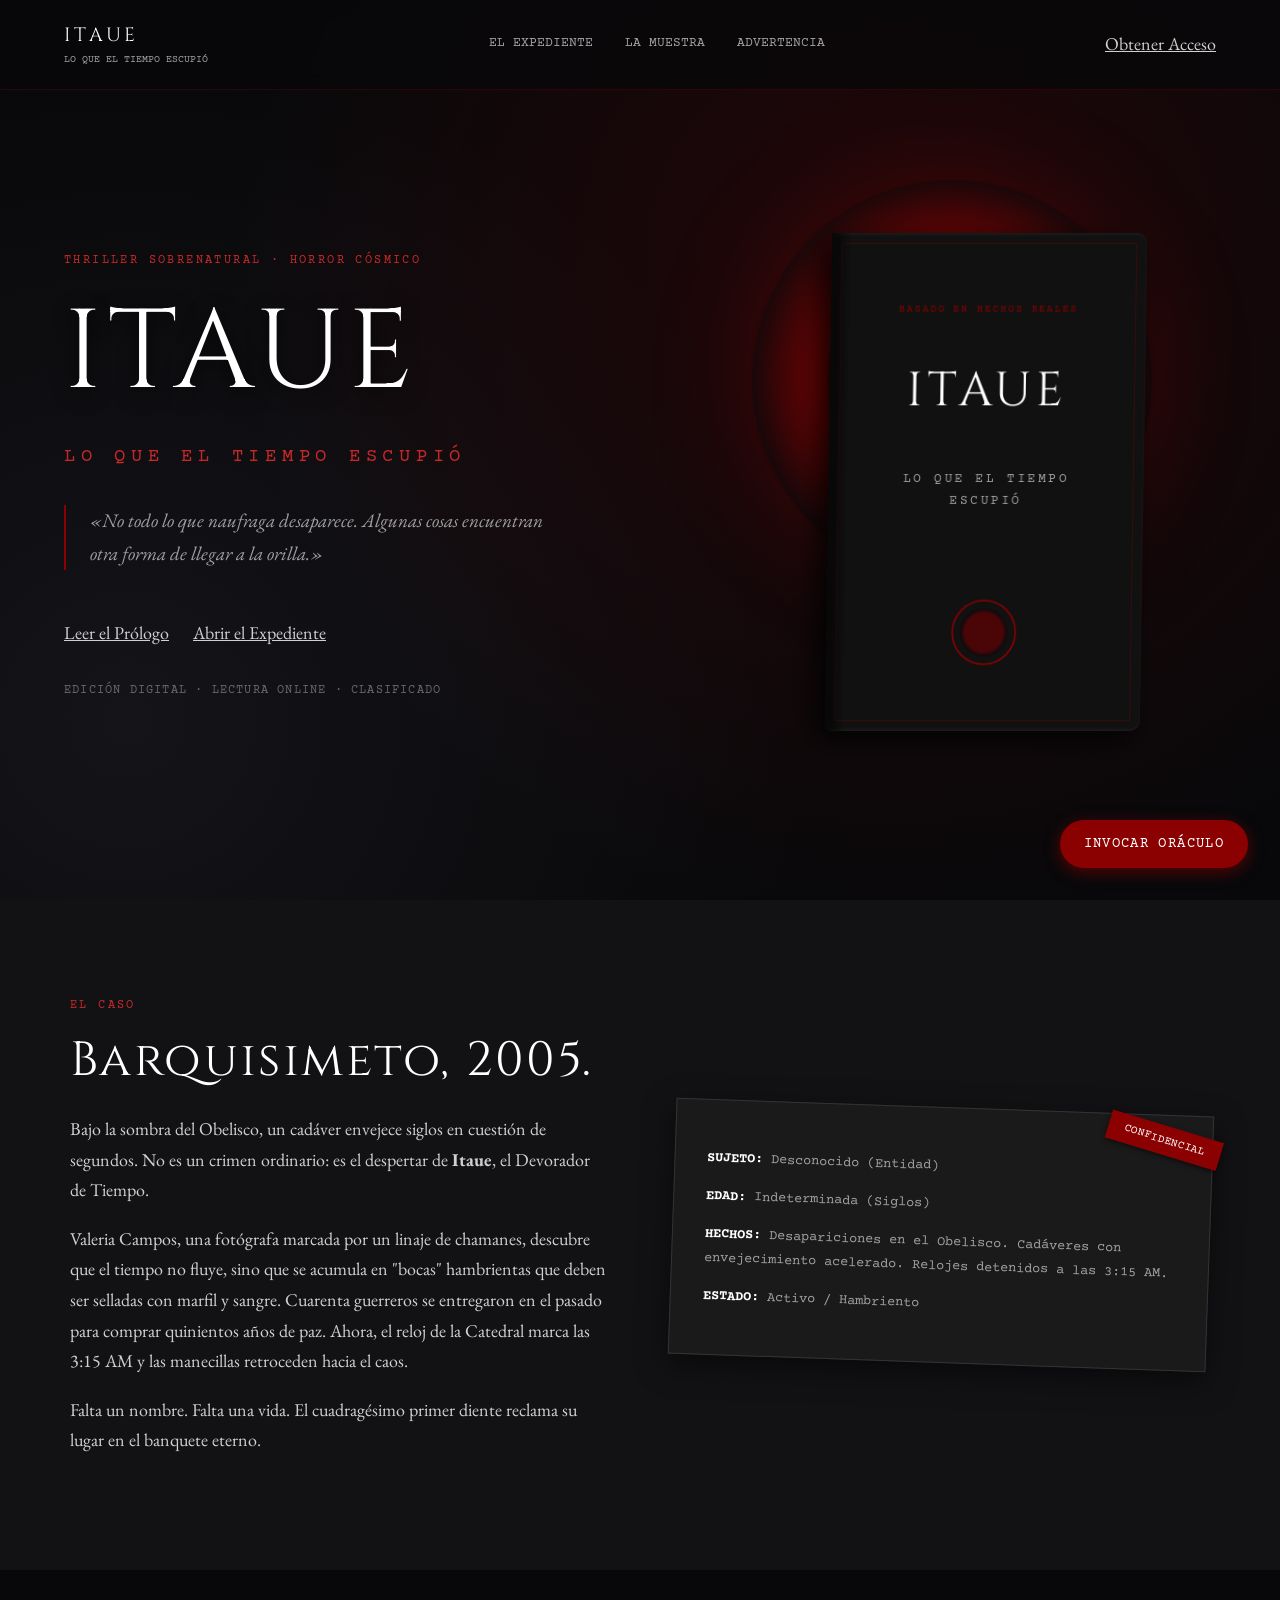
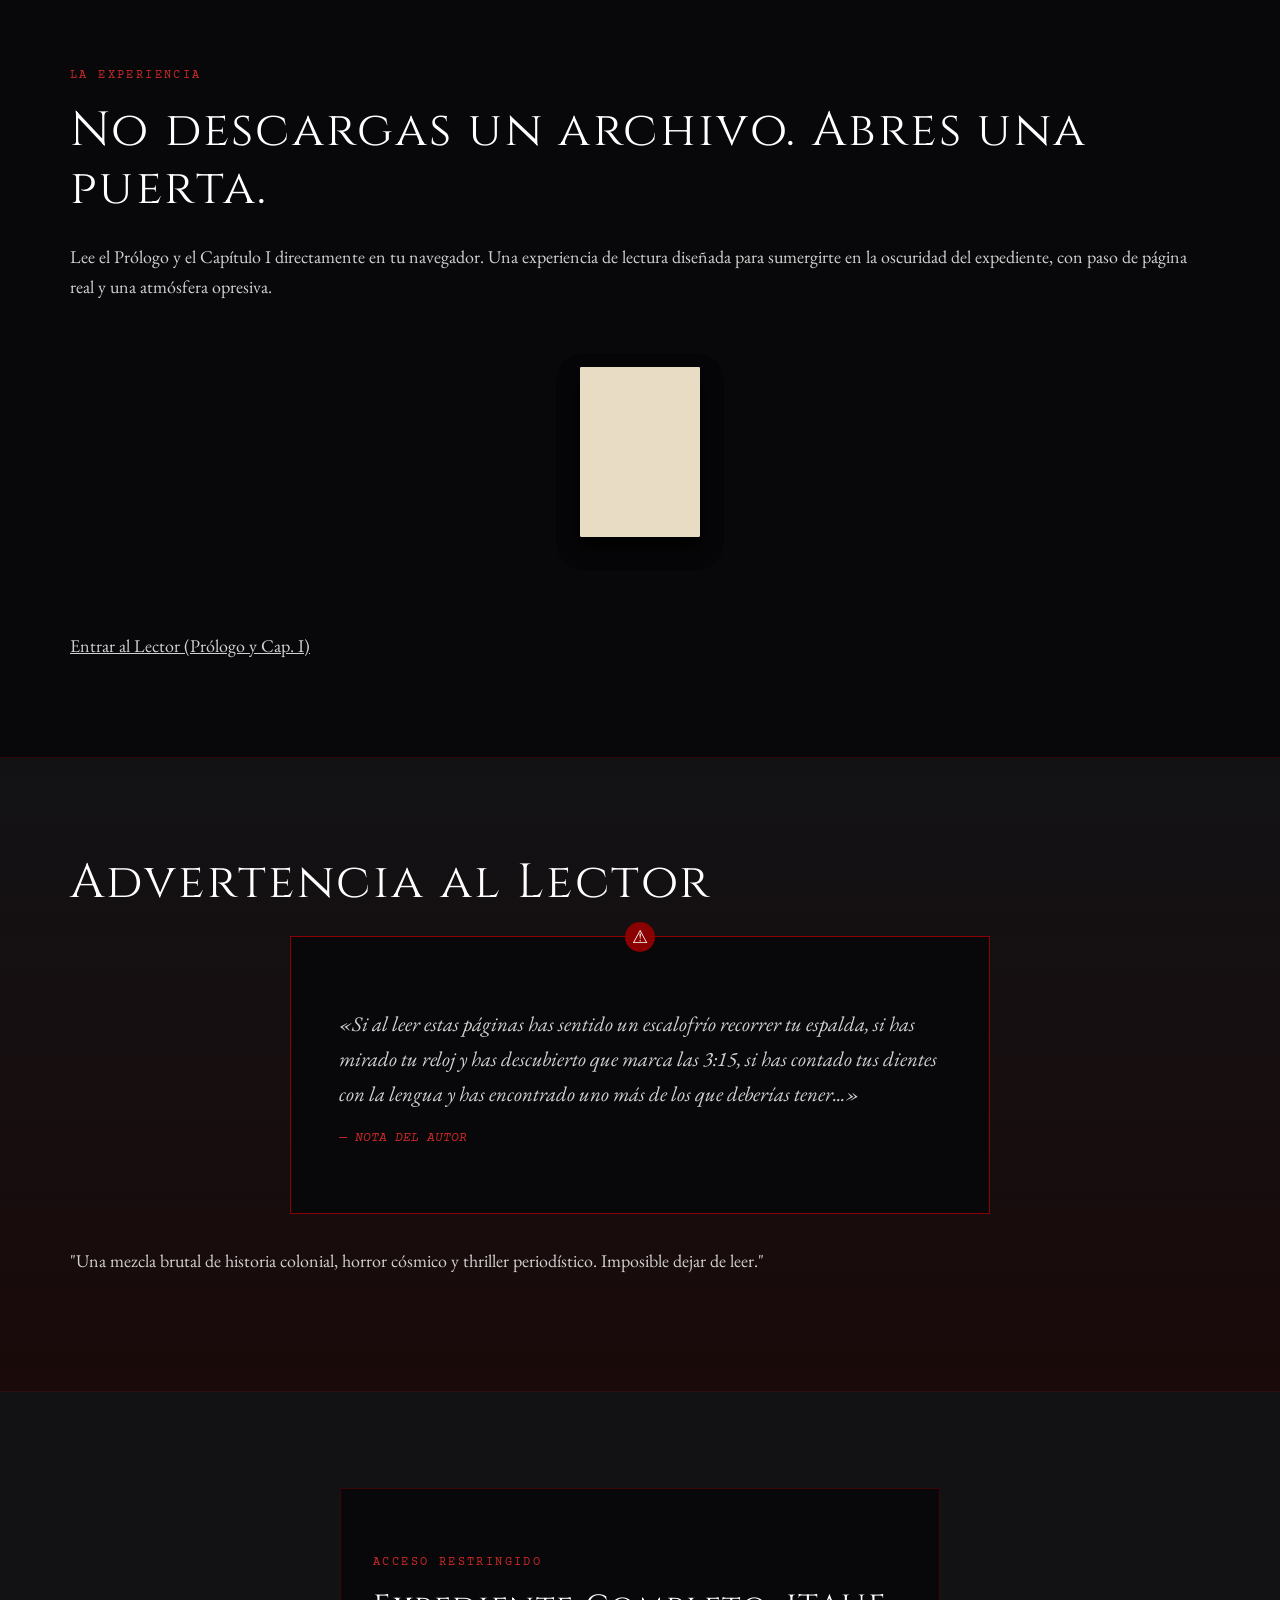
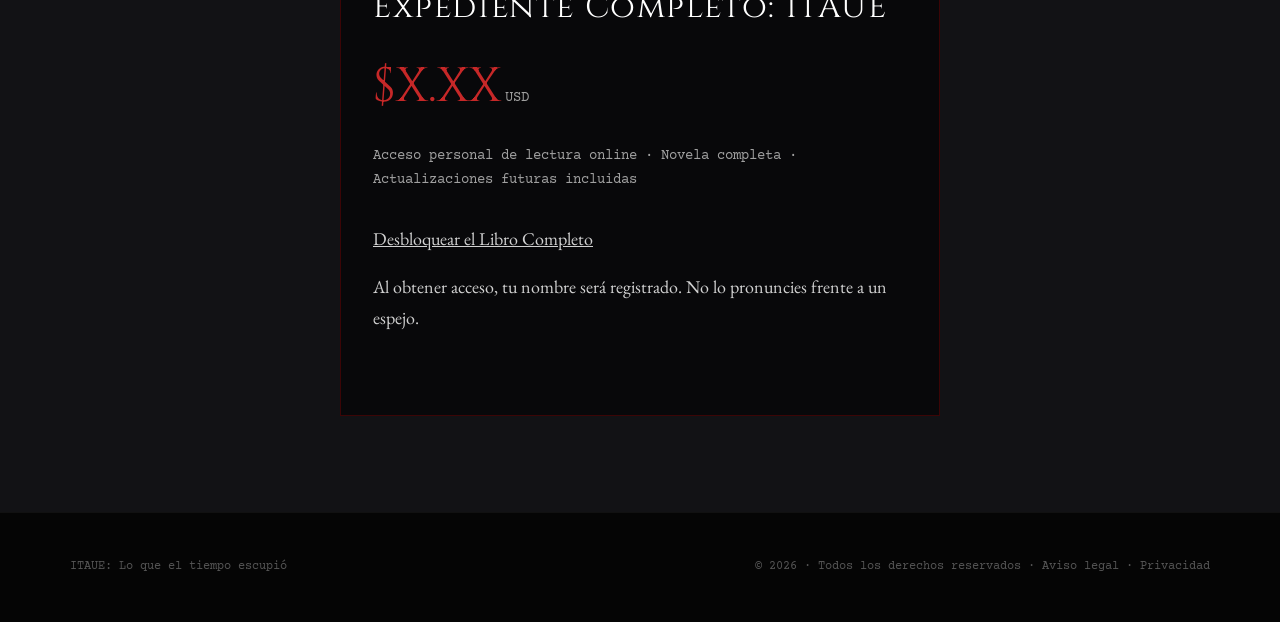
<file: index.html>
<!DOCTYPE html>
<html lang="es">
<head>
<meta charset="UTF-8">
<meta name="viewport" content="width=device-width, initial-scale=1">
<title>ITAUE: Lo que el tiempo escupió — Thriller de Horror Cósmico</title>
<meta name="description" content="Barquisimeto, 2005. Bajo la sombra del Obelisco, un cadáver envejece siglos en cuestión de segundos. El despertar de Itaue, el Devorador de Tiempo.">
<link rel="preconnect" href="https://fonts.googleapis.com">
<link rel="preconnect" href="https://fonts.gstatic.com" crossorigin>
<link href="https://fonts.googleapis.com/css2?family=Cinzel:wght@400;600;700;900&family=Courier+Prime:ital,wght@0,400;0,700;1,400&family=EB+Garamond:ital,wght@0,400;0,500;1,400&display=swap" rel="stylesheet">
<link rel="stylesheet" href="css/estilos.css">
<link rel="stylesheet" href="css/landing.css">
<style>
  /* Estilos del Oráculo para la Landing */
  .oraculo-btn {
    position: fixed; bottom: 2rem; right: 2rem; z-index: 1000;
    background: var(--sangre); color: #fff; border: none; padding: 1rem 1.5rem;
    font-family: var(--mono); text-transform: uppercase; letter-spacing: 0.1em;
    cursor: pointer; border-radius: 50px; box-shadow: 0 4px 15px rgba(139,0,0,0.6);
    transition: all 0.3s; font-size: 0.85rem;
  }
  .oraculo-btn:hover { background: var(--sangre-clara); transform: translateY(-3px); }

  .oraculo-modal {
    position: fixed; bottom: 6rem; right: 2rem; width: 380px; height: 500px;
    background: #111; border: 1px solid var(--sangre); border-radius: 8px;
    display: flex; flex-direction: column; z-index: 1000;
    box-shadow: 0 10px 40px rgba(0,0,0,0.9); transition: opacity 0.3s, transform 0.3s;
  }
  .oraculo-modal.oculto { opacity: 0; pointer-events: none; transform: translateY(20px); }

  .oraculo-header {
    display: flex; justify-content: space-between; align-items: center;
    padding: 1rem; border-bottom: 1px solid #333; background: #0a0a0c;
    border-radius: 8px 8px 0 0;
  }
  .oraculo-header h3 { font-family: var(--serif-titulo); color: #fff; margin: 0; font-size: 1.2rem; }
  .oraculo-header button { background: none; border: none; color: #fff; font-size: 1.5rem; cursor: pointer; }

  .oraculo-mensajes { flex: 1; padding: 1rem; overflow-y: auto; display: flex; flex-direction: column; gap: 1rem; }
  .mensaje { font-family: var(--serif-cuerpo); font-size: 0.95rem; line-height: 1.5; padding: 0.8rem; border-radius: 4px; max-width: 85%; }
  .mensaje--oraculo { background: #1a1a1a; color: var(--texto-claro); align-self: flex-start; border-left: 2px solid var(--sangre); }
  .mensaje--usuario { background: var(--sangre); color: #fff; align-self: flex-end; }

  .oraculo-input-area { display: flex; padding: 1rem; border-top: 1px solid #333; gap: 0.5rem; }
  #oraculo-input { flex: 1; padding: 0.8rem; background: #000; border: 1px solid #333; color: #fff; font-family: var(--mono); outline: none; }
  #oraculo-send { background: var(--sangre); color: #fff; border: none; padding: 0 1.2rem; cursor: pointer; font-family: var(--mono); font-weight: bold; transition: 0.3s; }
  #oraculo-send:hover { background: var(--sangre-clara); }

  @media (max-width: 820px) {
    .oraculo-modal { width: calc(100% - 2rem); right: 1rem; bottom: 5rem; height: 60vh; }
    .oraculo-btn { bottom: 1rem; right: 1rem; padding: 0.8rem 1.2rem; font-size: 0.75rem; }
  }
</style>
</head>
<body class="landing">

<!-- ============ CABECERA ============ -->
<header class="cabecera" id="cabecera">
  <a class="marca" href="#inicio">
    <span class="marca__linea1">ITAUE</span>
    <span class="marca__linea2">Lo que el tiempo escupió</span>
  </a>
  <nav class="nav">
    <a href="#expediente">El Expediente</a>
    <a href="#lectura">La Muestra</a>
    <a href="#advertencia">Advertencia</a>
  </nav>
  <a class="btn btn--sangre btn--sm" href="#comprar">Obtener Acceso</a>
</header>

<!-- ============ HERO ============ -->
<section class="hero" id="inicio">
  <div class="hero__fondo"></div>
  <div class="hero__eclipse"></div>

  <div class="hero__contenido revelar">
    <p class="eyebrow">Thriller sobrenatural · Horror cósmico</p>
    <h1 class="hero__titulo">ITAUE</h1>
    <p class="hero__sub">Lo que el tiempo escupió</p>
    <p class="hero__frase">«No todo lo que naufraga desaparece. Algunas cosas encuentran otra forma de llegar a la orilla.»</p>
    <div class="hero__acciones">
      <!-- BOTÓN PRINCIPAL QUE LLEVA AL LECTOR -->
      <a class="btn btn--sangre" href="lector.html">Leer el Prólogo</a>
      <a class="btn btn--fantasma" href="#expediente">Abrir el Expediente</a>
    </div>
    <p class="hero__nota">Edición digital · Lectura online · Clasificado</p>
  </div>

  <div class="hero__portada revelar">
    <div class="portada portada--itaue">
      <div class="portada__lomo"></div>
      <div class="portada__interior">
        <p class="portada__kicker">Basado en hechos reales</p>
        <h2 class="portada__titulo">ITAUE</h2>
        <p class="portada__sub">LO QUE EL TIEMPO<br>ESCUPIÓ</p>
        <div class="portada__simbolo">
           <svg viewBox="0 0 100 100" class="eclipse-svg">
             <circle cx="50" cy="50" r="40" fill="none" stroke="#8b0000" stroke-width="2"/>
             <circle cx="50" cy="50" r="30" fill="#0a0a0c"/>
             <circle cx="50" cy="50" r="30" fill="url(#glow)" opacity="0.5"/>
             <defs>
               <radialGradient id="glow">
                 <stop offset="80%" stop-color="#8b0000" stop-opacity="1"/>
                 <stop offset="100%" stop-color="#8b0000" stop-opacity="0"/>
               </radialGradient>
             </defs>
           </svg>
        </div>
      </div>
    </div>
  </div>
</section>

<!-- ============ EL EXPEDIENTE (SINOPSIS) ============ -->
<section class="seccion seccion--oscura" id="expediente">
  <div class="contenedor seccion__grid">
    <div class="revelar">
      <p class="eyebrow">El Caso</p>
      <h2 class="seccion__titulo">Barquisimeto, 2005.</h2>
      <p class="texto texto--claro">
        Bajo la sombra del Obelisco, un cadáver envejece siglos en cuestión de segundos. 
        No es un crimen ordinario: es el despertar de <strong>Itaue</strong>, el Devorador de Tiempo.
      </p>
      <p class="texto texto--claro">
        Valeria Campos, una fotógrafa marcada por un linaje de chamanes, descubre que el tiempo no fluye, 
        sino que se acumula en "bocas" hambrientas que deben ser selladas con marfil y sangre. 
        Cuarenta guerreros se entregaron en el pasado para comprar quinientos años de paz. 
        Ahora, el reloj de la Catedral marca las 3:15 AM y las manecillas retroceden hacia el caos.
      </p>
      <p class="texto texto--claro destacado">
        Falta un nombre. Falta una vida. El cuadragésimo primer diente reclama su lugar en el banquete eterno.
      </p>
    </div>
    <div class="revelar expediente-visual">
      <div class="foto-policial">
         <div class="foto-policial__sello">CONFIDENCIAL</div>
         <div class="foto-policial__texto">
            <p><strong>SUJETO:</strong> Desconocido (Entidad)</p>
            <p><strong>EDAD:</strong> Indeterminada (Siglos)</p>
            <p><strong>HECHOS:</strong> Desapariciones en el Obelisco. Cadáveres con envejecimiento acelerado. Relojes detenidos a las 3:15 AM.</p>
            <p><strong>ESTADO:</strong> Activo / Hambriento</p>
         </div>
      </div>
    </div>
  </div>
</section>

<!-- ============ LA MUESTRA (ASÍ SE LEE) ============ -->
<section class="seccion" id="lectura">
  <div class="contenedor centro">
    <div class="revelar">
      <p class="eyebrow">La Experiencia</p>
      <h2 class="seccion__titulo">No descargas un archivo. Abres una puerta.</h2>
      <p class="texto centro__texto">
        Lee el Prólogo y el Capítulo I directamente en tu navegador. 
        Una experiencia de lectura diseñada para sumergirte en la oscuridad del expediente, 
        con paso de página real y una atmósfera opresiva.
      </p>
      <div class="demo-libro revelar">
        <div class="demo-libro__hoja"></div>
        <div class="demo-libro__hoja demo-libro__hoja--2"></div>
        <div class="demo-libro__hoja demo-libro__hoja--3"></div>
      </div>
      <!-- SEGUNDO BOTÓN QUE LLEVA AL LECTOR -->
      <a class="btn btn--sangre btn--grande" href="lector.html">Entrar al Lector (Prólogo y Cap. I)</a>
    </div>
  </div>
</section>

<!-- ============ ADVERTENCIA / PRUEBA SOCIAL ============ -->
<section class="seccion seccion--sangre" id="advertencia">
  <div class="contenedor centro">
    <div class="revelar">
      <h2 class="seccion__titulo">Advertencia al Lector</h2>
      <div class="cuadro-advertencia">
        <p>«Si al leer estas páginas has sentido un escalofrío recorrer tu espalda, si has mirado tu reloj y has descubierto que marca las 3:15, si has contado tus dientes con la lengua y has encontrado uno más de los que deberías tener...»</p>
        <p class="firma">— Nota del Autor</p>
      </div>
      <p class="texto texto--claro centro__texto" style="margin-top: 2rem;">
        "Una mezcla brutal de historia colonial, horror cósmico y thriller periodístico. Imposible dejar de leer."
      </p>
    </div>
  </div>
</section>

<!-- ============ COMPRA ============ -->
<section class="seccion seccion--oscura" id="comprar">
  <div class="contenedor centro">
    <div class="revelar oferta">
      <p class="eyebrow">Acceso Restringido</p>
      <h2 class="oferta__titulo">Expediente Completo: ITAUE</h2>
      <p class="oferta__precio"><span class="precio">$X.XX</span> <span class="moneda">USD</span></p>
      <p class="oferta__detalle">Acceso personal de lectura online · Novela completa · Actualizaciones futuras incluidas</p>
      <a class="btn btn--sangre btn--grande" href="#comprar">Desbloquear el Libro Completo</a>
      <p class="nota-menor">Al obtener acceso, tu nombre será registrado. No lo pronuncies frente a un espejo.</p>
    </div>
  </div>
</section>

<!-- ============ FOOTER ============ -->
<footer class="pie">
  <div class="contenedor pie__grid">
    <p class="pie__marca">ITAUE: Lo que el tiempo escupió</p>
    <p class="pie__legal">© <span id="anio"></span> · Todos los derechos reservados · Aviso legal · Privacidad</p>
  </div>
</footer>

<!-- CTA sticky móvil -->
<a class="cta-sticky" href="lector.html">Leer Prólogo</a>

<!-- ============ ORÁCULO DE IA (BOTÓN FLOTANTE) ============ -->
<button id="btn-oraculo" class="oraculo-btn">Invocar Oráculo</button>

<div id="oraculo-container" class="oraculo-modal oculto">
  <div class="oraculo-header">
    <h3>El Oráculo de Itaue</h3>
    <button id="oraculo-cerrar">×</button>
  </div>
  <div id="oraculo-mensajes" class="oraculo-mensajes">
    <div class="mensaje mensaje--oraculo">Has invocado al Devorador. ¿Qué secreto del tiempo deseas conocer?</div>
  </div>
  <div class="oraculo-input-area">
    <input type="text" id="oraculo-input" placeholder="Pregunta sobre el lore..." autocomplete="off">
    <button id="oraculo-send">Enviar</button>
  </div>
</div>

<!-- SCRIPTS -->
<script src="js/landing.js"></script>
<script src="js/oraculo.js"></script>
<script>
  // Inicializar el oráculo cuando la página cargue
  document.addEventListener('DOMContentLoaded', () => {
    if (window.ITAUE_ORACULO) {
      window.ITAUE_ORACULO.init();
    }
  });
</script>
</body>
</html>
</file>
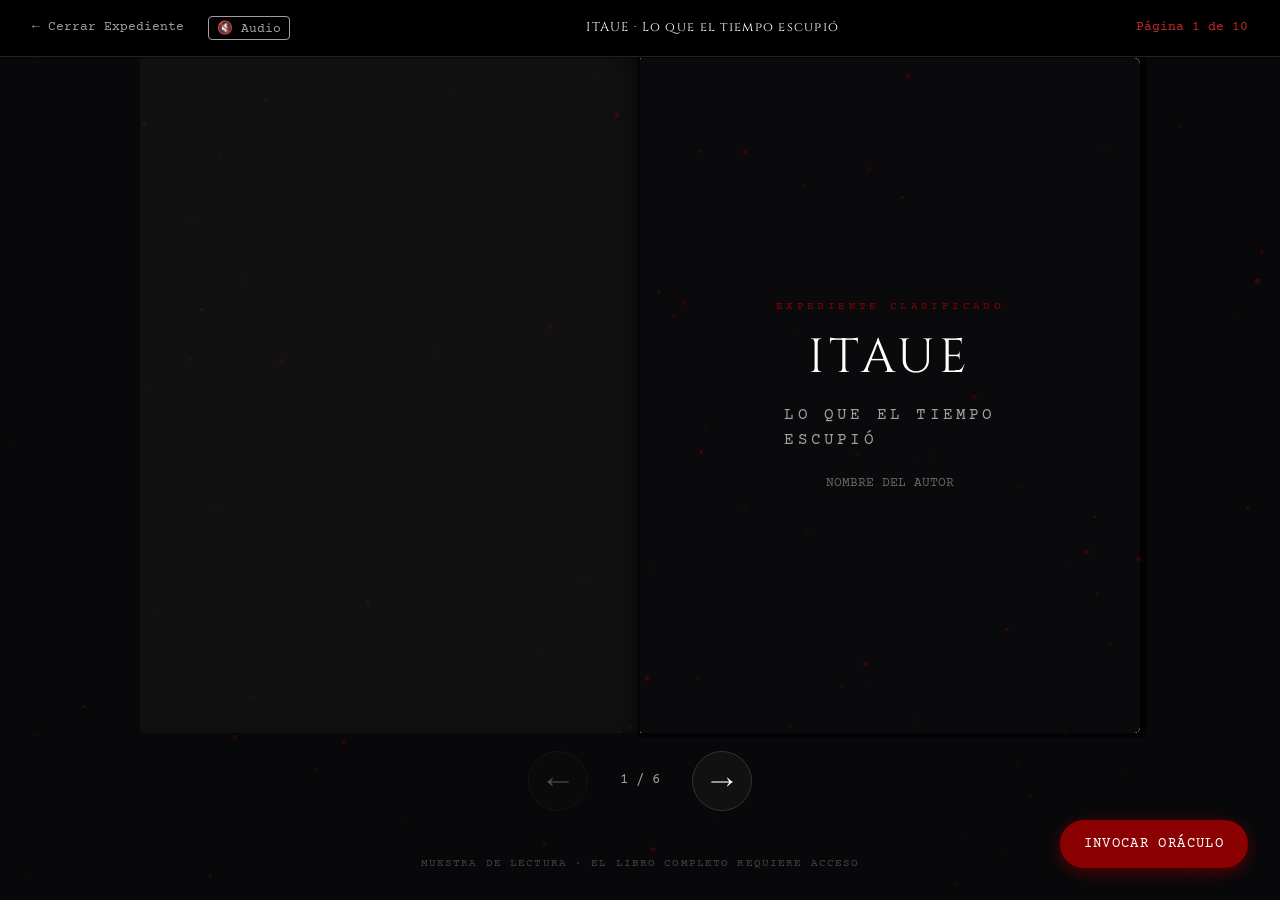
<file: lector.html>
<!DOCTYPE html>
<html lang="es">
<head>
<meta charset="UTF-8">
<meta name="viewport" content="width=device-width, initial-scale=1, maximum-scale=5">
<title>Lector · ITAUE</title>
<link rel="preconnect" href="https://fonts.googleapis.com">
<link rel="preconnect" href="https://fonts.gstatic.com" crossorigin>
<link href="https://fonts.googleapis.com/css2?family=Cinzel:wght@400;600;700&family=Courier+Prime:ital,wght@0,400;0,700;1,400&family=EB+Garamond:ital,wght@0,400;0,500;1,400&display=swap" rel="stylesheet">
<link rel="stylesheet" href="css/estilos.css">
<link rel="stylesheet" href="css/lector.css">
</head>
<body class="lector">

<!-- Canvas para partículas -->
<canvas id="particulas"></canvas>

<header class="barra">
  <div class="barra__grupo">
    <a class="barra__volver" href="index.html">← Cerrar Expediente</a>
    <button id="btn-audio" class="barra__audio" aria-label="Activar sonido">🔇 Audio</button>
  </div>
  <span class="barra__titulo">ITAUE · Lo que el tiempo escupió</span>
  <span class="barra__progreso" id="progreso">Página 1</span>
</header>

<main class="escena" id="escena">
  <div class="libro" id="libro">
    <div class="base-izq" aria-hidden="true"></div>
    <div class="base-der" aria-hidden="true"></div>
  </div>
  <div class="vista-movil" id="vista-movil"></div>
</main>

<nav class="controles">
  <button class="control" id="anterior" aria-label="Página anterior">←</button>
  <span class="controles__indicador" id="indicador">1 / 10</span>
  <button class="control" id="siguiente" aria-label="Página siguiente">→</button>
</nav>

<p class="aviso">Muestra de lectura · El libro completo requiere acceso</p>

<!-- Botón flotante del Oráculo -->
<button id="btn-oraculo" class="oraculo-btn">Invocar Oráculo</button>

<!-- Ventana del Oráculo (IA) -->
<div id="oraculo-container" class="oraculo-modal oculto">
  <div class="oraculo-header">
    <h3>El Oráculo de Itaue</h3>
    <button id="oraculo-cerrar">×</button>
  </div>
  <div id="oraculo-mensajes" class="oraculo-mensajes">
    <div class="mensaje mensaje--oraculo">Has invocado al Devorador. ¿Qué secreto del tiempo deseas conocer?</div>
  </div>
  <div class="oraculo-input-area">
    <input type="text" id="oraculo-input" placeholder="Pregunta sobre el lore..." autocomplete="off">
    <button id="oraculo-send">Enviar</button>
  </div>
</div>

<script src="js/audio.js"></script>
<script src="js/efectos.js"></script>
<script src="js/oraculo.js"></script>
<script src="js/datos-itaue.js"></script>
<script src="js/lector.js"></script>
</body>
</html>
</file>
<file: css/estilos.css>
:root{
  --obsidiana: #08080a;
  --carbon: #121215;
  --sangre: #8b0000;
  --sangre-clara: #c62828;
  --mercurio: #a0a0a0;
  --papel-viejo: #e8dcc4;
  --texto-papel: #1a1a1a;
  --texto-claro: #d1d1d1;

  --serif-titulo: 'Cinzel', Georgia, serif;
  --serif-cuerpo: 'EB Garamond', Georgia, serif;
  --mono: 'Courier Prime', 'Courier New', monospace;

  --radio: 2px;
  --sombra: 0 10px 30px rgba(0,0,0,0.8);
  --transicion: 0.4s ease;
}

*,*::before,*::after{ box-sizing:border-box; }
html{ scroll-behavior:smooth; }
body{
  margin:0;
  font-family:var(--serif-cuerpo);
  font-size:18px;
  line-height:1.7;
  color:var(--texto-claro);
  background:var(--obsidiana);
  -webkit-font-smoothing:antialiased;
  overflow-x: hidden;
}
img,svg{ display:block; max-width:100%; }
a{ color:inherit; }
button{ font-family:inherit; }

h1,h2,h3{
  font-family:var(--serif-titulo);
  font-weight:400;
  line-height:1.2;
  margin:0;
  letter-spacing:0.05em;
}
.eyebrow{
  font-family:var(--mono);
  font-size:0.75rem;
  letter-spacing:0.2em;
  text-transform:uppercase;
  color:var(--sangre-clara);
  margin:0 0 1rem;
}
</file>
<file: css/landing.css>
.contenedor{ width:min(1140px, 90vw); margin-inline:auto; }

/* Cabecera */
.cabecera{
  position:fixed; top:0; left:0; right:0; z-index:100;
  display:flex; align-items:center; justify-content:space-between;
  padding:1.2rem 5vw;
  background:rgba(8,8,10,0.8);
  backdrop-filter:blur(10px);
  border-bottom:1px solid rgba(139,0,0,0.3);
}
.marca{ display:flex; flex-direction:column; text-decoration:none; color:#fff; }
.marca__linea1{ font-family:var(--serif-titulo); font-size:1.2rem; letter-spacing:0.2em; }
.marca__linea2{ font-family:var(--mono); font-size:0.65rem; color:var(--mercurio); text-transform:uppercase; }
.nav{ display:flex; gap:2rem; font-family:var(--mono); font-size:0.8rem; text-transform:uppercase; }
.nav a{ text-decoration:none; color:var(--mercurio); transition:color 0.3s; }
.nav a:hover{ color:var(--sangre-clara); }

/* Hero */
.hero{
  position:relative;
  min-height:100vh;
  display:grid;
  grid-template-columns:1.2fr 0.8fr;
  align-items:center;
  padding:8rem 5vw 4rem;
  overflow:hidden;
}
.hero__fondo{
  position:absolute; inset:0;
  background:radial-gradient(circle at 70% 30%, rgba(139,0,0,0.2) 0%, transparent 60%),
             radial-gradient(circle at 10% 80%, rgba(20,20,25,1) 0%, transparent 50%);
  z-index:1;
}
.hero__eclipse{
  position:absolute; top:20%; right:10%; width:400px; height:400px;
  background:radial-gradient(circle, rgba(0,0,0,1) 40%, rgba(139,0,0,0.8) 45%, transparent 70%);
  border-radius:50%;
  box-shadow:0 0 100px rgba(139,0,0,0.3);
  animation:pulso 10s infinite alternate;
  z-index:0;
}
@keyframes pulso{ 0%{ opacity:0.5; transform:scale(1); } 100%{ opacity:1; transform:scale(1.05); } }

.hero__contenido{ position:relative; z-index:2; }
.hero__titulo{ font-size:clamp(4rem, 10vw, 7rem); color:#fff; text-shadow:0 5px 20px rgba(0,0,0,0.8); margin-bottom:0.5rem; }
.hero__sub{ font-family:var(--mono); font-size:1.2rem; color:var(--sangre-clara); letter-spacing:0.3em; text-transform:uppercase; margin-bottom:2rem; }
.hero__frase{ font-size:1.2rem; font-style:italic; color:var(--mercurio); max-width:500px; border-left:2px solid var(--sangre); padding-left:1.5rem; margin-bottom:3rem; }
.hero__acciones{ display:flex; gap:1.5rem; margin-bottom:2rem; }
.hero__nota{ font-family:var(--mono); font-size:0.75rem; color:var(--mercurio); opacity:0.6; text-transform:uppercase; letter-spacing:0.1em; }

/* Portada 3D */
.hero__portada{ position:relative; z-index:2; display:flex; justify-content:center; }
.portada{
  position:relative; width:320px; aspect-ratio:2/3;
  background:#111; border-radius:4px 10px 10px 4px;
  box-shadow:-10px 10px 30px rgba(0,0,0,0.9), inset 2px 0 5px rgba(255,255,255,0.1);
  transform:rotateY(-10deg) rotateX(5deg);
  transition:transform 0.5s;
}
.portada:hover{ transform:rotateY(-5deg) rotateX(2deg); }
.portada__lomo{ position:absolute; left:0; top:0; bottom:0; width:20px; background:linear-gradient(90deg, rgba(0,0,0,0.8), transparent); z-index:3; }
.portada__interior{ padding:3rem 2rem; text-align:center; height:100%; display:flex; flex-direction:column; justify-content:space-between; align-items:center; border:1px solid rgba(139,0,0,0.3); margin:10px; }
.portada__kicker{ font-family:var(--mono); font-size:0.6rem; color:var(--sangre); text-transform:uppercase; letter-spacing:0.2em; }
.portada__titulo{ font-size:3rem; color:#fff; letter-spacing:0.1em; }
.portada__sub{ font-family:var(--mono); font-size:0.8rem; color:var(--mercurio); letter-spacing:0.2em; }
.portada__simbolo svg{ width:80px; height:80px; margin-top:2rem; }

/* Secciones */
.seccion{ padding:6rem 0; position:relative; }
.seccion--oscura{ background:var(--carbon); }
.seccion--sangre{ background:linear-gradient(to bottom, var(--carbon), #1a0a0a); border-top:1px solid rgba(139,0,0,0.2); border-bottom:1px solid rgba(139,0,0,0.2); }
.seccion__grid{ display:grid; grid-template-columns:1fr 1fr; gap:4rem; align-items:center; }
.seccion__titulo{ font-size:clamp(2rem, 4vw, 3rem); color:#fff; margin-bottom:1.5rem; }

/* Expediente Visual */
.expediente-visual{ display:flex; justify-content:center; }
.foto-policial{
  background:#1a1a1a; padding:2rem; border:1px solid #333;
  box-shadow:0 10px 30px rgba(0,0,0,0.5);
  transform:rotate(2deg); position:relative;
}
.foto-policial__sello{
  position:absolute; top:10px; right:-10px; background:var(--sangre); color:#fff;
  font-family:var(--mono); font-size:0.7rem; padding:0.3rem 1rem; transform:rotate(15deg);
  box-shadow:0 2px 5px rgba(0,0,0,0.5);
}
.foto-policial__texto{ font-family:var(--mono); font-size:0.85rem; color:var(--mercurio); line-height:1.8; }
.foto-policial__texto strong{ color:#fff; }

/* Demo Libro Animado */
.demo-libro{ position:relative; height:200px; perspective:1000px; margin:4rem auto; display:flex; justify-content:center; }
.demo-libro__hoja{
  position:absolute; width:120px; height:170px; background:var(--papel-viejo);
  box-shadow:0 10px 20px rgba(0,0,0,0.5); transform-origin:left center;
  animation:hojear 4s infinite; border-radius:2px;
}
.demo-libro__hoja--2{ animation-delay:1.3s; }
.demo-libro__hoja--3{ animation-delay:2.6s; }
@keyframes hojear{
  0%{ transform:rotateY(0); opacity:1; }
  50%{ transform:rotateY(-180deg); opacity:0.5; }
  51%{ transform:rotateY(-180deg); opacity:0; }
  100%{ transform:rotateY(0); opacity:1; }
}

/* Advertencia */
.cuadro-advertencia{
  background:var(--obsidiana); border:1px solid var(--sangre); padding:3rem;
  max-width:700px; margin:0 auto; position:relative;
}
.cuadro-advertencia::before{ content:'⚠'; position:absolute; top:-15px; left:50%; transform:translateX(-50%); background:var(--sangre); color:#fff; width:30px; height:30px; border-radius:50%; display:flex; align-items:center; justify-content:center; }
.cuadro-advertencia p{ font-family:var(--serif-cuerpo); font-size:1.3rem; font-style:italic; color:var(--texto-claro); margin-bottom:1rem; }
.cuadro-advertencia .firma{ font-family:var(--mono); font-size:0.8rem; color:var(--sangre-clara); text-transform:uppercase; }

/* Compra */
.oferta{ background:var(--obsidiana); border:1px solid rgba(139,0,0,0.4); padding:4rem 2rem; max-width:600px; margin:0 auto; }
.oferta__titulo{ font-size:2rem; color:#fff; margin-bottom:1rem; }
.precio{ font-family:var(--serif-titulo); font-size:3rem; color:var(--sangre-clara); }
.moneda{ font-family:var(--mono); font-size:0.9rem; color:var(--mercurio); }
.oferta__detalle{ font-family:var(--mono); font-size:0.85rem; color:var(--mercurio); margin-bottom:2rem; }

/* Pie */
.pie{ background:#050505; padding:2rem 0; border-top:1px solid #111; font-family:var(--mono); font-size:0.75rem; color:#555; }
.pie__grid{ display:flex; justify-content:space-between; align-items:center; flex-wrap:wrap; gap:1rem; }

.cta-sticky{ display:none; }

@media (max-width: 900px){
  .hero{ grid-template-columns:1fr; text-align:center; gap:3rem; padding-top:7rem; }
  .hero__frase{ margin-inline:auto; border-left:none; border-top:1px solid var(--sangre); padding-top:1rem; }
  .hero__acciones{ justify-content:center; }
  .seccion__grid{ grid-template-columns:1fr; }
  .nav{ display:none; }
  .cabecera .btn{ display:none; }
  .cta-sticky{ display:block; position:fixed; bottom:0; left:0; right:0; background:var(--sangre); color:#fff; text-align:center; padding:1rem; font-family:var(--mono); text-decoration:none; text-transform:uppercase; z-index:100; }
}
</file>
<file: css/lector.css>
body.lector{
  background:var(--obsidiana);
  height:100vh;
  display:flex; flex-direction:column;
  overflow:hidden; /* Bloquea el scroll vertical */
}

/* Canvas de partículas */
#particulas {
  position: fixed; top: 0; left: 0; width: 100%; height: 100%;
  pointer-events: none; z-index: 50; opacity: 0.6;
}

/* Barra Superior */
.barra{
  display:flex; justify-content:space-between; align-items:center;
  padding:1rem 2rem; background:#000; border-bottom:1px solid #222;
  font-family:var(--mono); font-size:0.8rem; color:var(--mercurio);
  z-index: 100;
}
.barra__grupo { display: flex; align-items: center; gap: 1.5rem; }
.barra__volver{ text-decoration:none; color:var(--mercurio); transition:color 0.3s; }
.barra__volver:hover{ color:var(--sangre-clara); }
.barra__audio {
  background: none; border: 1px solid var(--mercurio); color: var(--mercurio);
  font-size: 0.8rem; cursor: pointer; padding: 0.2rem 0.5rem; border-radius: 4px; transition: all 0.3s;
}
.barra__audio:hover { border-color: var(--sangre-clara); color: var(--sangre-clara); }
.barra__titulo{ font-family:var(--serif-titulo); color:#fff; letter-spacing:0.1em; }
.barra__progreso{ color:var(--sangre-clara); }

/* Escena 3D (Escritorio) */
.escena{
  flex:1; display:flex; align-items:center; justify-content:center;
  perspective:2500px; /* Da la profundidad 3D */
  perspective-origin: 50% 50%;
  z-index: 10;
}
.libro{
  position:relative; width:min(1000px, 95vw); height:min(680px, 75vh);
  transform-style:preserve-3d;
  -webkit-transform-style:preserve-3d;
}
.base-izq, .base-der{
  position:absolute; top:0; width:50%; height:100%; z-index:0;
  background:#111;
}
.base-izq{ left:0; border-radius:4px 0 0 4px; box-shadow:inset -20px 0 30px -20px rgba(0,0,0,0.8); }
.base-der{ left:50%; border-radius:0 4px 4px 0; box-shadow:inset 20px 0 30px -20px rgba(0,0,0,0.8); }

/* Hojas */
.hoja{
  position:absolute; top:0; left:50%; width:50%; height:100%;
  transform-origin:left center; 
  transform-style:preserve-3d;
  -webkit-transform-style:preserve-3d;
  transition:transform 0.8s cubic-bezier(0.645, 0.045, 0.355, 1);
  will-change:transform; cursor:pointer;
  z-index: 10;
}
.hoja.volteada{ transform:rotateY(-180deg); }

/* Caras de la hoja */
.cara{
  position:absolute; inset:0; 
  backface-visibility:hidden;
  -webkit-backface-visibility:hidden;
  background-color:var(--papel-viejo);
  overflow:hidden; display:flex; flex-direction:column;
  -webkit-transform: translate3d(0,0,0);
  transform: translate3d(0,0,0);
}
.cara.frente{ border-radius:2px 6px 6px 2px; box-shadow:inset 15px 0 30px -20px rgba(0,0,0,0.5), 2px 0 5px rgba(0,0,0,0.3); }
.cara.dorso{ transform:rotateY(180deg) translate3d(0,0,0); border-radius:6px 2px 2px 6px; box-shadow:inset -15px 0 30px -20px rgba(0,0,0,0.5), -2px 0 5px rgba(0,0,0,0.3); }

/* Textura de papel */
.cara.frente::before, .cara.dorso::before {
  content:""; position:absolute; inset:0; pointer-events:none;
  background:radial-gradient(circle at 50% 50%, transparent 40%, rgba(100,80,60,0.15) 100%);
  z-index: 0; 
}
.pagina--nota::before { display: none; }

/* Página */
.pagina{
  position:relative; z-index:1; flex:1;
  padding: 2.5rem 3rem; 
  display:flex; flex-direction:column; 
  justify-content: flex-start; 
  color:var(--texto-papel);
  font-family:var(--serif-cuerpo); 
  font-size: 1rem; 
  line-height: 1.6; 
  overflow: hidden;
}
.pagina p{ margin:0 0 1.2em; text-align:justify; }
.pagina p:last-child{ margin-bottom:0; }

.pagina--texto{ justify-content:flex-start; }
.pagina__numero{ font-family:var(--mono); font-size:0.7rem; color:var(--sangre); text-transform:uppercase; letter-spacing:0.2em; margin-bottom:1.5rem; text-align:center; border-bottom:1px solid rgba(139,0,0,0.2); padding-bottom:0.5rem; }
.pagina__titulo{ font-family:var(--serif-titulo); font-size:1.5rem; color:#111; margin:0 0 1.5rem; line-height:1.2; text-align:center; }
.pagina__folio{ position:absolute; bottom:1.2rem; font-family:var(--mono); font-size:0.7rem; color:#666; }
.cara.frente .pagina__folio{ right:2rem; }
.cara.dorso .pagina__folio{ left:2rem; }

/* Estilos específicos */
.pagina--cubierta{ background:#0a0a0c; color:#fff; align-items:center; justify-content:center; text-align:center; padding:2rem; }
.cub__kicker{ font-family:var(--mono); font-size:0.7rem; color:var(--sangre); letter-spacing:0.3em; text-transform:uppercase; margin-bottom:2rem; }
.cub__titulo{ font-family:var(--serif-titulo); font-size:3rem; letter-spacing:0.1em; margin-bottom:1rem; }
.cub__sub{ font-family:var(--mono); font-size:1rem; color:var(--mercurio); letter-spacing:0.2em; }
.cub__autor{ font-family:var(--mono); font-size:0.8rem; color:#666; margin-top:3rem; text-transform:uppercase; }

.pagina--nota{ background:#121212; color:#ccc; font-family:var(--mono); font-size:0.9rem; line-height:1.8; }
.pagina--nota .etiqueta{ color:var(--sangre); border:1px solid var(--sangre); display:inline-block; padding:0.2rem 0.5rem; margin-bottom:1.5rem; font-size:0.7rem; }

/* Controles inferiores */
.controles{
  display:flex; align-items:center; justify-content:center; gap:2rem; padding:1rem 0 2rem; z-index: 100;
}
.control{
  width:60px; height:60px; border-radius:50%; border:1px solid #333; background:#111;
  color:#fff; font-size:1.5rem; cursor:pointer; transition:all 0.3s;
}
.control:hover:not(:disabled){ border-color:var(--sangre); color:var(--sangre-clara); }
.control:disabled{ opacity:0.3; cursor:not-allowed; }
.controles__indicador{ font-family:var(--mono); color:var(--mercurio); font-size:0.85rem; }
.aviso{ text-align:center; font-family:var(--mono); font-size:0.7rem; color:#444; padding-bottom:1rem; text-transform:uppercase; letter-spacing:0.1em; z-index: 100;}

/* EFECTO GLITCH */
.glitch-activo { animation: glitch 0.3s cubic-bezier(.25,.46,.45,.94) both; }
@keyframes glitch {
  0% { transform: translate(0); }
  20% { transform: translate(-2px, 2px); filter: hue-rotate(90deg); }
  40% { transform: translate(-2px, -2px); }
  60% { transform: translate(2px, 2px); }
  80% { transform: translate(2px, -2px); filter: invert(10%); }
  100% { transform: translate(0); filter: none; }
}

/* Móvil y animaciones */
.vista-movil { display:none; perspective: 2000px; perspective-origin: 50% 50%; z-index: 10;}
.pagina-movil { width: 92vw; min-height: 75vh; background-color: var(--papel-viejo); color: var(--texto-papel); border-radius: 4px; box-shadow: 0 10px 30px rgba(0,0,0,0.8); transform-origin: left center; backface-visibility: hidden; }
.pagina-movil .pagina { padding: 2.5rem 2rem; font-size: 1rem; }
.anim-next { animation: turnNext 0.6s cubic-bezier(0.645, 0.045, 0.355, 1) forwards; }
.anim-prev { animation: turnPrev 0.6s cubic-bezier(0.645, 0.045, 0.355, 1) forwards; }
@keyframes turnNext { from { transform: rotateY(90deg); opacity: 0; } to { transform: rotateY(0deg); opacity: 1; } }
@keyframes turnPrev { from { transform: rotateY(-90deg); opacity: 0; } to { transform: rotateY(0deg); opacity: 1; } }

body.modo-movil .libro { display: none; }
body.modo-movil .vista-movil { display: flex; justify-content: center; width: 100%; }

@media (max-width: 820px){
  .barra__titulo{ display:none; }
  .escena{ padding:1rem; }
  .control{ width:50px; height:50px; font-size:1.2rem; }
}

/* =========================================
   UI DEL ORÁCULO
   ========================================= */
.oraculo-btn {
  position: fixed; bottom: 2rem; right: 2rem; z-index: 1000;
  background: var(--sangre); color: #fff; border: none; padding: 1rem 1.5rem;
  font-family: var(--mono); text-transform: uppercase; letter-spacing: 0.1em;
  cursor: pointer; border-radius: 50px; box-shadow: 0 4px 15px rgba(139,0,0,0.6);
  transition: all 0.3s; font-size: 0.85rem;
}
.oraculo-btn:hover { background: var(--sangre-clara); transform: translateY(-3px); }

.oraculo-modal {
  position: fixed; bottom: 6rem; right: 2rem; width: 380px; height: 500px;
  background: #111; border: 1px solid var(--sangre); border-radius: 8px;
  display: flex; flex-direction: column; z-index: 1000;
  box-shadow: 0 10px 40px rgba(0,0,0,0.9); transition: opacity 0.3s, transform 0.3s;
}
.oraculo-modal.oculto { opacity: 0; pointer-events: none; transform: translateY(20px); }
.oraculo-header { display: flex; justify-content: space-between; align-items: center; padding: 1rem; border-bottom: 1px solid #333; background: #0a0a0c; border-radius: 8px 8px 0 0; }
.oraculo-header h3 { font-family: var(--serif-titulo); color: #fff; margin: 0; font-size: 1.2rem; }
.oraculo-header button { background: none; border: none; color: #fff; font-size: 1.5rem; cursor: pointer; }
.oraculo-mensajes { flex: 1; padding: 1rem; overflow-y: auto; display: flex; flex-direction: column; gap: 1rem; }
.mensaje { font-family: var(--serif-cuerpo); font-size: 0.95rem; line-height: 1.5; padding: 0.8rem; border-radius: 4px; max-width: 85%; }
.mensaje--oraculo { background: #1a1a1a; color: var(--texto-claro); align-self: flex-start; border-left: 2px solid var(--sangre); }
.mensaje--usuario { background: var(--sangre); color: #fff; align-self: flex-end; }
.oraculo-input-area { display: flex; padding: 1rem; border-top: 1px solid #333; gap: 0.5rem; }
#oraculo-input { flex: 1; padding: 0.8rem; background: #000; border: 1px solid #333; color: #fff; font-family: var(--mono); outline: none; }
#oraculo-send { background: var(--sangre); color: #fff; border: none; padding: 0 1.2rem; cursor: pointer; font-family: var(--mono); font-weight: bold; transition: 0.3s; }
#oraculo-send:hover { background: var(--sangre-clara); }

@media (max-width: 820px) {
  .oraculo-modal { width: calc(100% - 2rem); right: 1rem; bottom: 5rem; height: 60vh; }
  .oraculo-btn { bottom: 1rem; right: 1rem; padding: 0.8rem 1.2rem; font-size: 0.75rem; }
}
</file>
